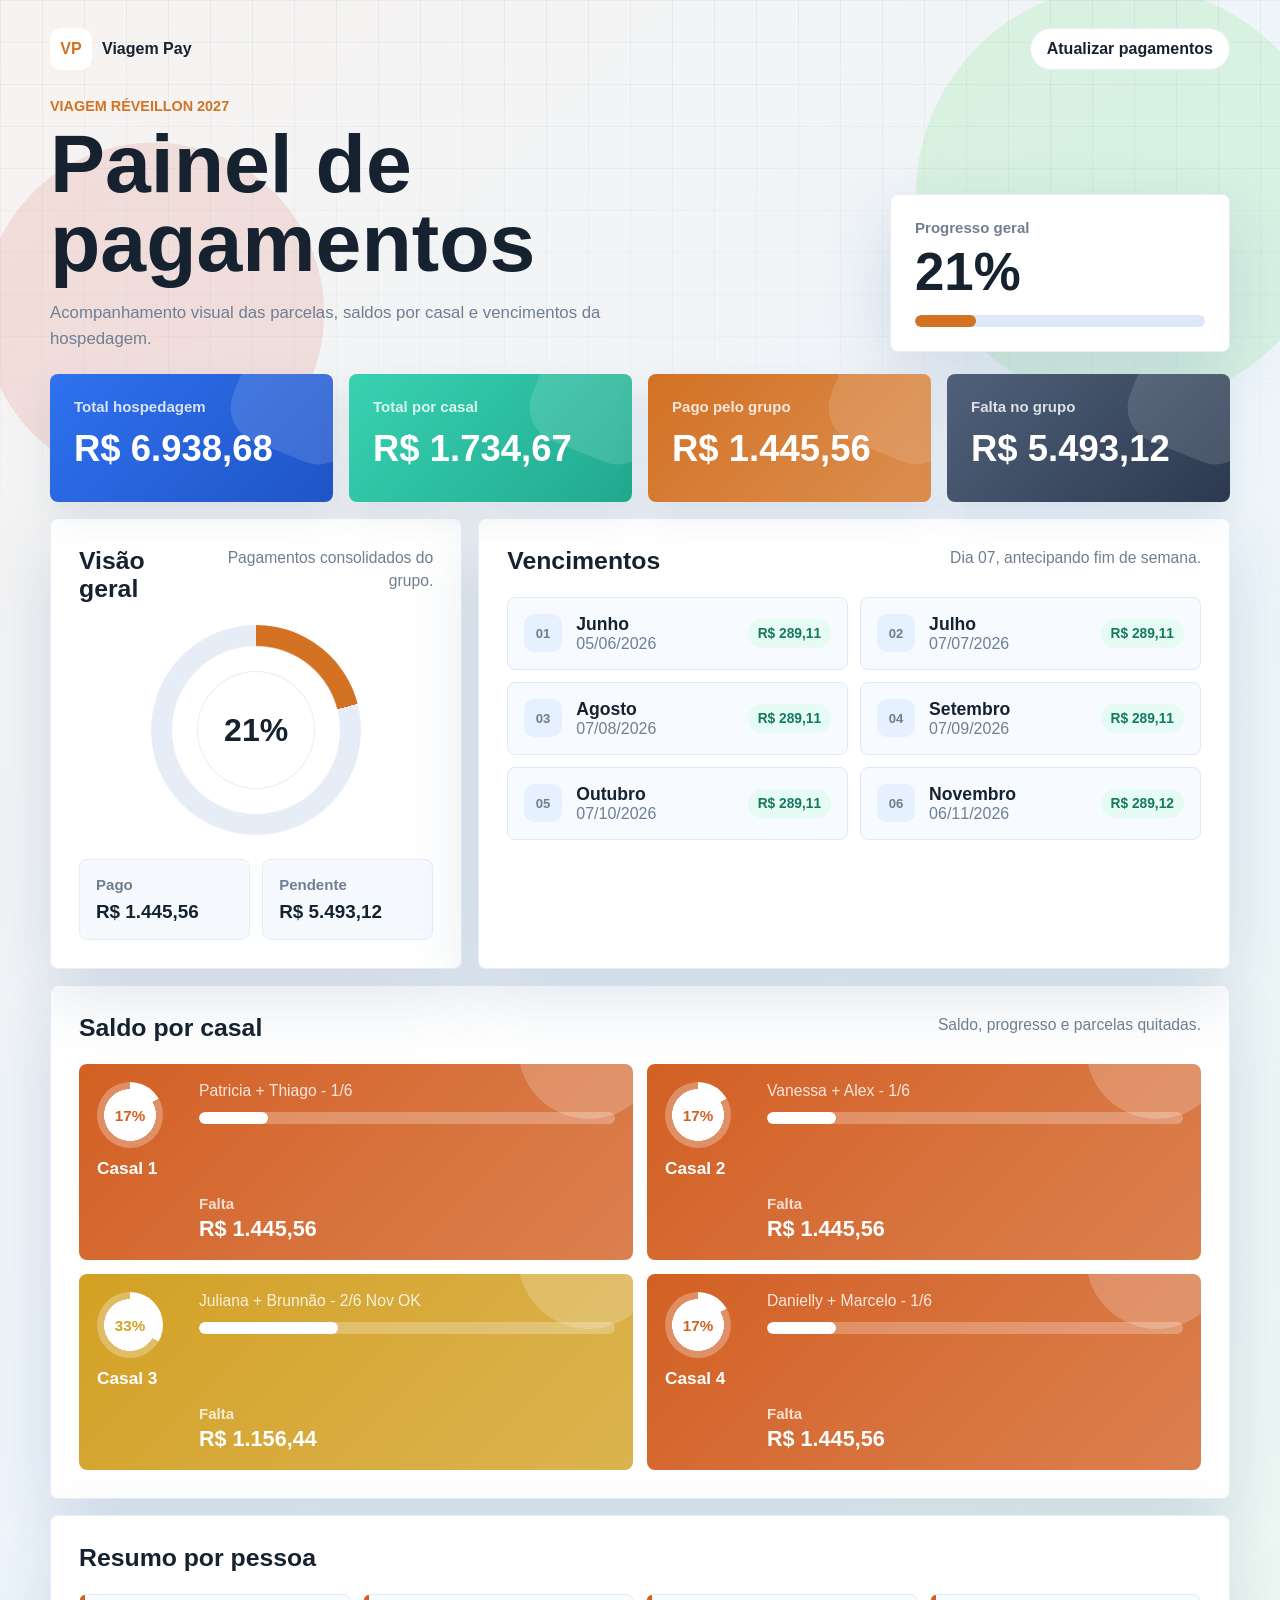
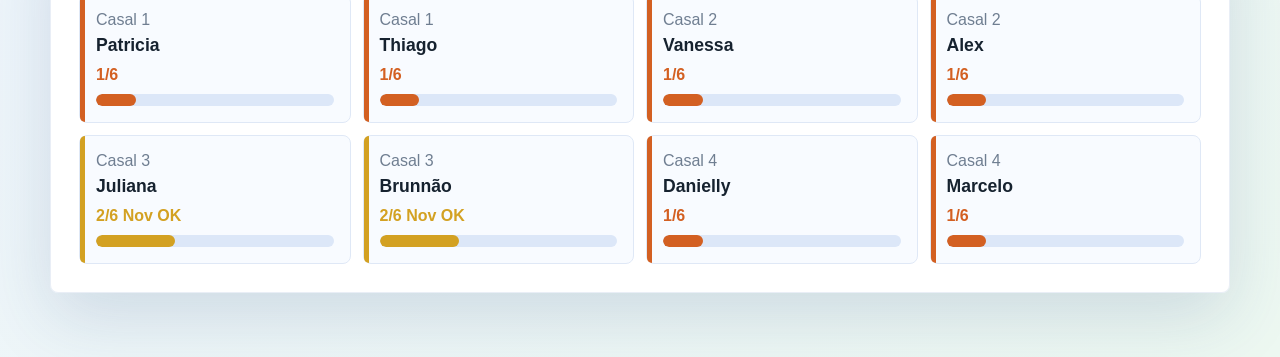
<file: site/index.html>
<!doctype html>
<html lang="pt-BR">
  <head>
    <meta charset="utf-8">
    <meta name="viewport" content="width=device-width, initial-scale=1">
    <title>Painel de Pagamentos da Viagem</title>
    <meta name="description" content="Acompanhe parcelas pagas, vencimentos e saldo por casal da viagem.">
    <meta property="og:type" content="website">
    <meta property="og:url" content="https://nogueirathiago.github.io/viagem-pagamentos/">
    <meta property="og:title" content="Painel de Pagamentos da Viagem">
    <meta property="og:description" content="Status atualizado das parcelas e saldo por casal.">
    <meta property="og:image" content="https://nogueirathiago.github.io/viagem-pagamentos/preview.png?v=20260510-modern">
    <meta property="og:image:width" content="1200">
    <meta property="og:image:height" content="630">
    <meta name="twitter:card" content="summary_large_image">
    <link rel="stylesheet" href="./styles.css">
  </head>
  <body>
    <main class="page-shell">
      <nav class="topbar" aria-label="Navegacao principal">
        <a class="brand" href="./" aria-label="Painel de Pagamentos">
          <span class="brand-mark">VP</span>
          <span>Viagem Pay</span>
        </a>
        <a class="admin-link" href="./admin.html">Atualizar pagamentos</a>
      </nav>

      <section class="hero" aria-labelledby="page-title">
        <div>
          <p class="eyebrow">Viagem réveillon 2027</p>
          <h1 id="page-title">Painel de pagamentos</h1>
          <p class="hero-copy">Acompanhamento visual das parcelas, saldos por casal e vencimentos da hospedagem.</p>
        </div>
        <div class="hero-card" aria-label="Resumo geral">
          <span>Progresso geral</span>
          <strong data-overall-percent>0%</strong>
          <div class="hero-meter"><span data-overall-meter></span></div>
        </div>
      </section>

      <section class="summary-grid" aria-label="Resumo da viagem">
        <article class="metric-card metric-blue">
          <span>Total hospedagem</span>
          <strong data-total-amount>R$ 0,00</strong>
        </article>
        <article class="metric-card metric-mint">
          <span>Total por casal</span>
          <strong data-couple-total>R$ 0,00</strong>
        </article>
        <article class="metric-card metric-coral">
          <span>Pago pelo grupo</span>
          <strong data-group-paid>R$ 0,00</strong>
        </article>
        <article class="metric-card metric-violet">
          <span>Falta no grupo</span>
          <strong data-group-balance>R$ 0,00</strong>
        </article>
      </section>

      <div class="dashboard-grid">
        <section class="panel spotlight-panel" aria-labelledby="progress-title">
          <div class="panel-heading">
            <h2 id="progress-title">Visão geral</h2>
            <p>Pagamentos consolidados do grupo.</p>
          </div>
          <div class="progress-spotlight">
            <div class="donut" data-donut style="--progress: 0">
              <span data-donut-percent>0%</span>
            </div>
            <div class="spotlight-stats">
              <div>
                <span>Pago</span>
                <strong data-group-paid-compact>R$ 0,00</strong>
              </div>
              <div>
                <span>Pendente</span>
                <strong data-group-balance-compact>R$ 0,00</strong>
              </div>
            </div>
          </div>
        </section>

        <section class="panel" aria-labelledby="due-title">
          <div class="panel-heading">
            <h2 id="due-title">Vencimentos</h2>
            <p>Dia 07, antecipando fim de semana.</p>
          </div>
          <div class="due-grid" data-due-grid></div>
        </section>
      </div>

      <section class="panel" aria-labelledby="balance-title">
        <div class="panel-heading">
          <h2 id="balance-title">Saldo por casal</h2>
          <p>Saldo, progresso e parcelas quitadas.</p>
        </div>
        <div class="couple-list" data-couple-list></div>
      </section>

      <section class="panel" aria-labelledby="people-title">
        <div class="panel-heading">
          <h2 id="people-title">Resumo por pessoa</h2>
        </div>
        <div class="people-grid" data-people-grid></div>
      </section>
    </main>

    <script src="./config.js"></script>
    <script src="./app.js" defer></script>
  </body>
</html>
</file>
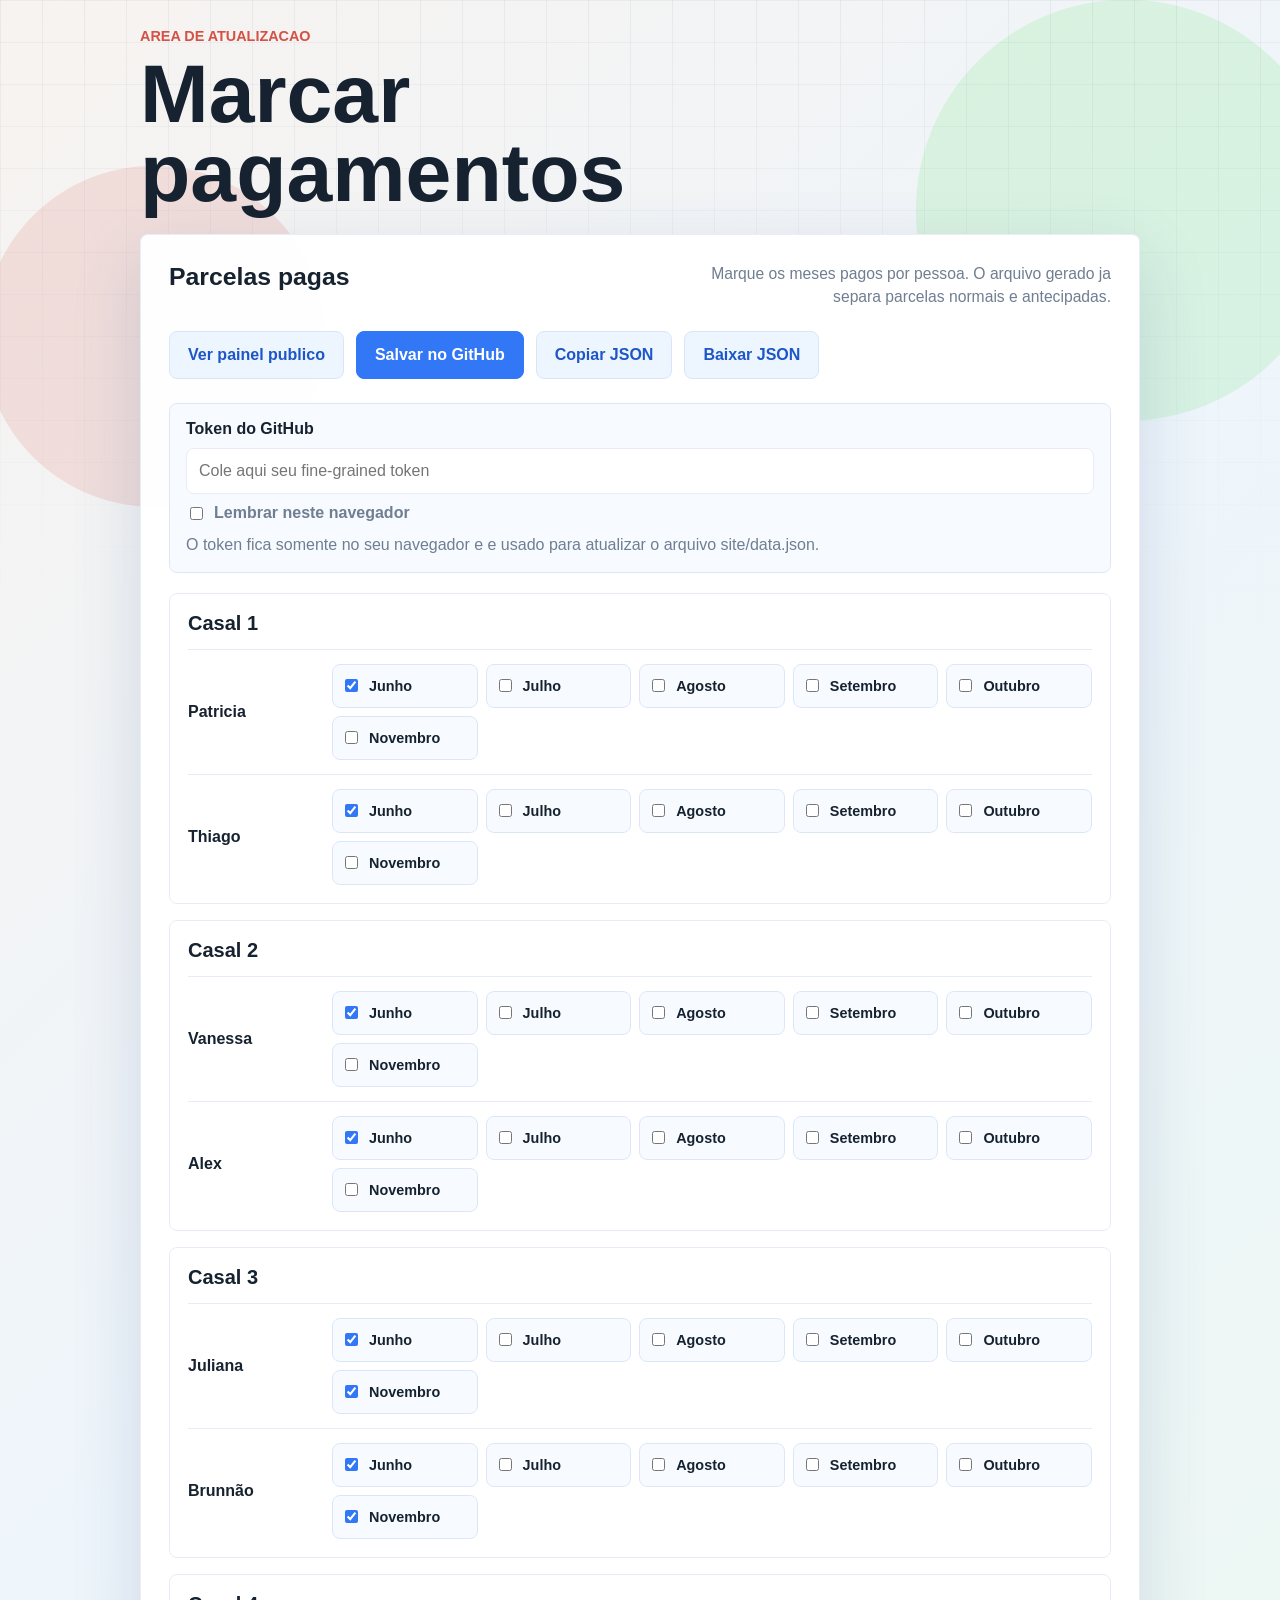
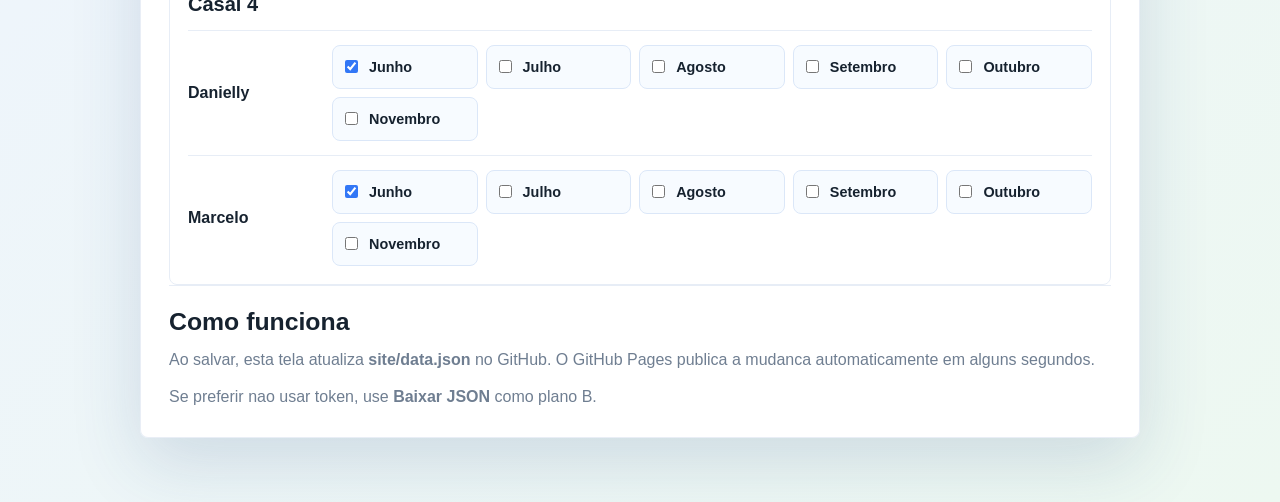
<file: site/admin.html>
<!doctype html>
<html lang="pt-BR">
  <head>
    <meta charset="utf-8">
    <meta name="viewport" content="width=device-width, initial-scale=1">
    <title>Admin - Painel de Pagamentos</title>
    <meta name="robots" content="noindex">
    <link rel="stylesheet" href="./styles.css">
  </head>
  <body>
    <main class="page-shell admin-shell">
      <section class="hero" aria-labelledby="admin-title">
        <div>
          <p class="eyebrow">Area de atualizacao</p>
          <h1 id="admin-title">Marcar pagamentos</h1>
        </div>
      </section>

      <section class="panel">
        <div class="panel-heading">
          <h2>Parcelas pagas</h2>
          <p>Marque os meses pagos por pessoa. O arquivo gerado ja separa parcelas normais e antecipadas.</p>
        </div>

        <div class="admin-actions">
          <a class="action-button" href="./">Ver painel publico</a>
          <button class="action-button primary" type="button" data-save-json>Salvar no GitHub</button>
          <button class="action-button" type="button" data-copy-json>Copiar JSON</button>
          <button class="action-button" type="button" data-download-json>Baixar JSON</button>
        </div>

        <div class="token-box">
          <label for="github-token">Token do GitHub</label>
          <input id="github-token" type="password" autocomplete="off" data-github-token placeholder="Cole aqui seu fine-grained token">
          <label class="remember-token">
            <input type="checkbox" data-remember-token>
            <span>Lembrar neste navegador</span>
          </label>
          <p data-save-status>O token fica somente no seu navegador e e usado para atualizar o arquivo site/data.json.</p>
        </div>

        <div class="payment-editor" data-payment-editor></div>

        <div class="admin-note">
          <h2>Como funciona</h2>
          <p>Ao salvar, esta tela atualiza <strong>site/data.json</strong> no GitHub. O GitHub Pages publica a mudanca automaticamente em alguns segundos.</p>
          <p>Se preferir nao usar token, use <strong>Baixar JSON</strong> como plano B.</p>
        </div>
      </section>
    </main>

    <script src="./admin.js" defer></script>
  </body>
</html>
</file>
<file: site/styles.css>
:root {
  --ink: #16222f;
  --muted: #6f7e91;
  --line: #e7edf6;
  --paper: #ffffff;
  --canvas: #f4f8ff;
  --blue: #3277f6;
  --blue-dark: #1d56c7;
  --mint: #37cfaa;
  --green: #5ee066;
  --coral: #ff9c5b;
  --violet: #ab7bea;
  --cyan: #55c8d1;
  --danger: #d45146;
  --progress-color: #d45146;
  --progress-soft: #f9dedb;
  --shadow: 0 24px 70px rgb(39 76 128 / 16%);
  --soft-shadow: 0 14px 35px rgb(39 76 128 / 10%);
}

* {
  box-sizing: border-box;
}

html {
  background: #f1f5fb;
}

body {
  color: var(--ink);
  font-family: Avenir Next, Avenir, Helvetica Neue, Helvetica, sans-serif;
  margin: 0;
  min-height: 100vh;
  background:
    radial-gradient(circle at 12% 16%, rgb(212 81 70 / 14%) 0 170px, transparent 171px),
    radial-gradient(circle at 88% 10%, rgb(94 224 102 / 16%) 0 210px, transparent 211px),
    linear-gradient(135deg, #f7f3f0 0%, #eef5fb 48%, #edf8f1 100%);
}

body::before {
  background:
    linear-gradient(90deg, rgb(50 70 105 / 6%) 1px, transparent 1px),
    linear-gradient(180deg, rgb(50 70 105 / 5%) 1px, transparent 1px);
  background-size: 42px 42px;
  content: "";
  inset: 0;
  mask-image: linear-gradient(180deg, #000 0%, transparent 72%);
  pointer-events: none;
  position: fixed;
}

h1,
h2,
h3,
p {
  margin: 0;
}

.page-shell {
  margin: 0 auto;
  max-width: 1220px;
  padding: 28px 20px 64px;
  position: relative;
}

.topbar {
  align-items: center;
  display: flex;
  justify-content: space-between;
  margin-bottom: 28px;
}

.brand,
.admin-link {
  align-items: center;
  color: var(--ink);
  display: inline-flex;
  font-weight: 850;
  gap: 10px;
  text-decoration: none;
}

.brand-mark {
  align-items: center;
  background: #fff;
  border-radius: 12px;
  color: var(--progress-color);
  display: inline-flex;
  height: 42px;
  justify-content: center;
  width: 42px;
}

.admin-link {
  background: #fff;
  border: 1px solid var(--line);
  border-radius: 999px;
  min-height: 42px;
  padding: 10px 16px;
}

.hero {
  align-items: end;
  color: var(--ink);
  display: grid;
  gap: 24px;
  grid-template-columns: 1fr minmax(250px, 340px);
  margin-bottom: 22px;
}

.eyebrow {
  color: var(--progress-color);
  font-size: 0.9rem;
  font-weight: 850;
  letter-spacing: 0;
  margin-bottom: 10px;
  text-transform: uppercase;
}

h1 {
  font-size: clamp(2.5rem, 7vw, 5.15rem);
  line-height: 0.96;
  max-width: 760px;
}

.hero-copy {
  color: var(--muted);
  font-size: 1.05rem;
  line-height: 1.55;
  margin-top: 18px;
  max-width: 620px;
}

.hero-card {
  background: #fff;
  border: 1px solid var(--line);
  border-radius: 8px;
  box-shadow: var(--shadow);
  color: var(--ink);
  padding: 24px;
}

.hero-card span,
.summary-grid span,
.spotlight-stats span,
.balance span {
  color: var(--muted);
  display: block;
  font-size: 0.94rem;
  font-weight: 650;
}

.hero-card strong {
  display: block;
  font-size: 3.3rem;
  line-height: 1;
  margin: 10px 0 16px;
}

.hero-meter,
.bar {
  background: #dce7f8;
  border-radius: 999px;
  height: 12px;
  overflow: hidden;
}

.hero-meter span,
.bar span {
  background: var(--progress-color);
  border-radius: inherit;
  display: block;
  height: 100%;
  transition: width 400ms ease;
}

.summary-grid {
  display: grid;
  gap: 16px;
  grid-template-columns: repeat(4, minmax(0, 1fr));
  margin-bottom: 16px;
}

.metric-card {
  border-radius: 8px;
  box-shadow: var(--soft-shadow);
  color: #fff;
  min-height: 128px;
  overflow: hidden;
  padding: 24px;
  position: relative;
}

.metric-card::after {
  background: rgb(255 255 255 / 13%);
  border-radius: 36px;
  content: "";
  height: 128px;
  position: absolute;
  right: -34px;
  top: -46px;
  transform: rotate(22deg);
  width: 128px;
}

.metric-card span {
  color: rgb(255 255 255 / 82%);
}

.metric-card strong {
  display: block;
  font-size: clamp(1.72rem, 3vw, 2.28rem);
  line-height: 1;
  margin-top: 16px;
  position: relative;
  z-index: 1;
}

.metric-blue {
  background: linear-gradient(135deg, #2f71ef, #1f55c7);
}

.metric-mint {
  background: linear-gradient(135deg, #38d2b1, #21a98f);
}

.metric-coral {
  background: linear-gradient(135deg, var(--progress-color), color-mix(in srgb, var(--progress-color), #ffffff 20%));
}

.metric-violet {
  background: linear-gradient(135deg, #4f6179, #2c3950);
}

.dashboard-grid {
  display: grid;
  gap: 16px;
  grid-template-columns: minmax(300px, 0.85fr) 1.55fr;
}

.panel {
  background: rgb(255 255 255 / 96%);
  border: 1px solid rgb(231 237 246 / 90%);
  border-radius: 8px;
  box-shadow: var(--shadow);
  margin-top: 16px;
  padding: 28px;
}

.dashboard-grid .panel {
  margin-top: 0;
}

.panel-heading {
  align-items: start;
  display: flex;
  gap: 18px;
  justify-content: space-between;
  margin-bottom: 22px;
}

h2 {
  font-size: 1.55rem;
}

.panel-heading p {
  color: var(--muted);
  font-size: 0.98rem;
  line-height: 1.45;
  max-width: 420px;
  text-align: right;
}

.progress-spotlight {
  align-items: center;
  display: grid;
  gap: 24px;
  justify-items: center;
}

.donut {
  --progress: 0;
  align-items: center;
  background:
    radial-gradient(circle, #fff 0 56%, transparent 57%),
    conic-gradient(var(--progress-color) calc(var(--progress) * 1%), #e7edf6 0);
  border-radius: 50%;
  display: grid;
  height: 210px;
  justify-items: center;
  place-items: center;
  width: 210px;
}

.donut span {
  background: #fff;
  border-radius: 50%;
  box-shadow: inset 0 0 0 1px var(--line);
  display: grid;
  font-size: 2rem;
  font-weight: 900;
  height: 118px;
  place-items: center;
  width: 118px;
}

.spotlight-stats {
  display: grid;
  gap: 12px;
  grid-template-columns: repeat(2, minmax(0, 1fr));
  width: 100%;
}

.spotlight-stats div {
  background: #f6f9fe;
  border: 1px solid var(--line);
  border-radius: 8px;
  padding: 16px;
}

.spotlight-stats strong {
  display: block;
  font-size: 1.18rem;
  margin-top: 8px;
}

.due-grid {
  display: grid;
  gap: 12px;
  grid-template-columns: repeat(2, minmax(0, 1fr));
}

.due-card {
  align-items: center;
  animation: rise-in 420ms ease both;
  animation-delay: var(--delay);
  background: #f7fbff;
  border: 1px solid #dfe8f6;
  border-radius: 8px;
  display: grid;
  gap: 14px;
  grid-template-columns: auto 1fr auto;
  padding: 16px;
}

.due-index {
  align-items: center;
  background: #e6f0ff;
  border-radius: 10px;
  color: var(--blue-dark);
  display: inline-flex;
  font-size: 0.82rem;
  font-weight: 900;
  height: 38px;
  justify-content: center;
  width: 38px;
}

.due-card strong {
  display: block;
  font-size: 1.1rem;
}

.due-card span {
  color: var(--muted);
}

.pill {
  background: #e5fbf4;
  border-radius: 999px;
  color: #16795f;
  display: inline-flex;
  font-size: 0.86rem;
  font-weight: 900;
  padding: 7px 10px;
  white-space: nowrap;
}

.couple-list {
  display: grid;
  gap: 14px;
  grid-template-columns: repeat(2, minmax(0, 1fr));
}

.couple-row {
  background:
    radial-gradient(circle at 92% -8%, rgb(255 255 255 / 20%) 0 70px, transparent 71px),
    linear-gradient(135deg, var(--progress-color), color-mix(in srgb, var(--progress-color), #ffffff 20%));
  border: 0;
  border-radius: 8px;
  color: #fff;
  display: grid;
  gap: 16px;
  grid-template-columns: 86px 1fr;
  padding: 18px;
  position: relative;
}

.couple-title span {
  align-items: center;
  background:
    radial-gradient(circle, #fff 0 55%, transparent 56%),
    conic-gradient(#fff var(--progress), rgb(255 255 255 / 28%) 0);
  border-radius: 50%;
  color: var(--progress-color);
  display: grid;
  font-size: 0.95rem;
  font-weight: 900;
  height: 66px;
  place-items: center;
  width: 66px;
}

.couple-title h3 {
  font-size: 1.08rem;
  margin-top: 10px;
}

.couple-progress {
  min-width: 0;
}

.couple-members {
  color: rgb(255 255 255 / 84%);
  display: block;
  font-size: 0.98rem;
  margin-bottom: 12px;
}

.couple-row .bar {
  background: rgb(255 255 255 / 26%);
}

.couple-row .bar span {
  background: #fff;
}

.balance {
  grid-column: 2;
}

.couple-row .balance span {
  color: rgb(255 255 255 / 78%);
}

.balance strong {
  color: #fff;
  display: block;
  font-size: 1.35rem;
  margin-top: 4px;
}

.people-grid {
  display: grid;
  gap: 12px;
  grid-template-columns: repeat(4, minmax(0, 1fr));
}

.person-card {
  background: #f8fbff;
  border: 1px solid #dfe8f6;
  border-radius: 8px;
  padding: 16px;
  position: relative;
}

.person-card::before {
  background: var(--progress-color);
  border-radius: 8px 0 0 8px;
  content: "";
  inset: 0 auto 0 0;
  position: absolute;
  width: 5px;
}

.person-card span {
  color: var(--muted);
}

.person-card strong {
  display: block;
  font-size: 1.1rem;
  margin: 6px 0 10px;
}

.person-card .status {
  color: var(--progress-color);
  font-weight: 900;
  margin-bottom: 10px;
}

.status[data-mixed="true"] {
  color: var(--danger);
}

.admin-shell {
  max-width: 1040px;
}

.admin-actions {
  display: flex;
  flex-wrap: wrap;
  gap: 12px;
  margin-bottom: 24px;
}

.action-button {
  align-items: center;
  background: #edf5ff;
  border: 1px solid #d8e6f8;
  border-radius: 8px;
  color: var(--blue-dark);
  cursor: pointer;
  display: inline-flex;
  font: inherit;
  font-weight: 850;
  justify-content: center;
  min-height: 48px;
  padding: 12px 18px;
  text-decoration: none;
}

.action-button.primary {
  background: var(--blue);
  border-color: var(--blue);
  color: #fff;
}

.action-button:disabled {
  cursor: wait;
  opacity: 0.65;
}

.admin-note {
  border-top: 1px solid var(--line);
  display: grid;
  gap: 12px;
  padding-top: 22px;
}

.admin-note p {
  color: var(--muted);
  line-height: 1.55;
}

.token-box {
  background: #f7fbff;
  border: 1px solid #dbe7f8;
  border-radius: 8px;
  display: grid;
  gap: 10px;
  margin-bottom: 20px;
  padding: 16px;
}

.token-box label {
  font-weight: 850;
}

.token-box input[type="password"] {
  border: 1px solid var(--line);
  border-radius: 8px;
  color: var(--ink);
  font: inherit;
  min-height: 46px;
  padding: 10px 12px;
  width: 100%;
}

.remember-token {
  align-items: center;
  color: var(--muted);
  display: flex;
  gap: 8px;
  width: fit-content;
}

.token-box p {
  color: var(--muted);
  line-height: 1.45;
}

.token-box p[data-status="success"] {
  color: #16795f;
  font-weight: 800;
}

.token-box p[data-status="error"] {
  color: var(--danger);
  font-weight: 800;
}

.payment-editor {
  display: grid;
  gap: 16px;
}

.editor-couple {
  border: 1px solid var(--line);
  border-radius: 8px;
  padding: 18px;
}

.editor-couple h2 {
  font-size: 1.25rem;
  margin-bottom: 14px;
}

.editor-person {
  align-items: center;
  border-top: 1px solid var(--line);
  display: grid;
  gap: 14px;
  grid-template-columns: 130px 1fr;
  padding: 14px 0 0;
}

.editor-person + .editor-person {
  margin-top: 14px;
}

.month-checks {
  display: grid;
  gap: 8px;
  grid-template-columns: repeat(auto-fit, minmax(128px, 1fr));
}

.month-checks label {
  align-items: center;
  background: #f7fbff;
  border: 1px solid #dbe7f8;
  border-radius: 8px;
  cursor: pointer;
  display: flex;
  gap: 8px;
  justify-content: flex-start;
  min-height: 44px;
  padding: 8px;
}

.month-checks input {
  accent-color: var(--blue);
}

.month-checks span {
  font-size: 0.9rem;
  font-weight: 750;
}

@keyframes rise-in {
  from {
    opacity: 0;
    transform: translateY(8px);
  }

  to {
    opacity: 1;
    transform: translateY(0);
  }
}

@media (max-width: 980px) {
  .summary-grid,
  .dashboard-grid,
  .couple-list {
    grid-template-columns: repeat(2, minmax(0, 1fr));
  }

  .dashboard-grid {
    grid-template-columns: 1fr;
  }

  .people-grid {
    grid-template-columns: repeat(2, minmax(0, 1fr));
  }
}

@media (max-width: 680px) {
  .page-shell {
    padding: 20px 12px 44px;
  }

  .topbar,
  .hero,
  .panel-heading {
    align-items: stretch;
    grid-template-columns: 1fr;
  }

  .topbar,
  .panel-heading {
    flex-direction: column;
  }

  .admin-link {
    justify-content: center;
  }

  .summary-grid,
  .due-grid,
  .couple-list,
  .people-grid,
  .spotlight-stats {
    grid-template-columns: 1fr;
  }

  .panel {
    padding: 20px;
  }

  .panel-heading p {
    text-align: left;
  }

  .couple-row {
    grid-template-columns: 1fr;
  }

  .balance {
    grid-column: auto;
  }

  .editor-person {
    grid-template-columns: 1fr;
  }

  .month-checks {
    grid-template-columns: repeat(2, minmax(0, 1fr));
  }
}
</file>
